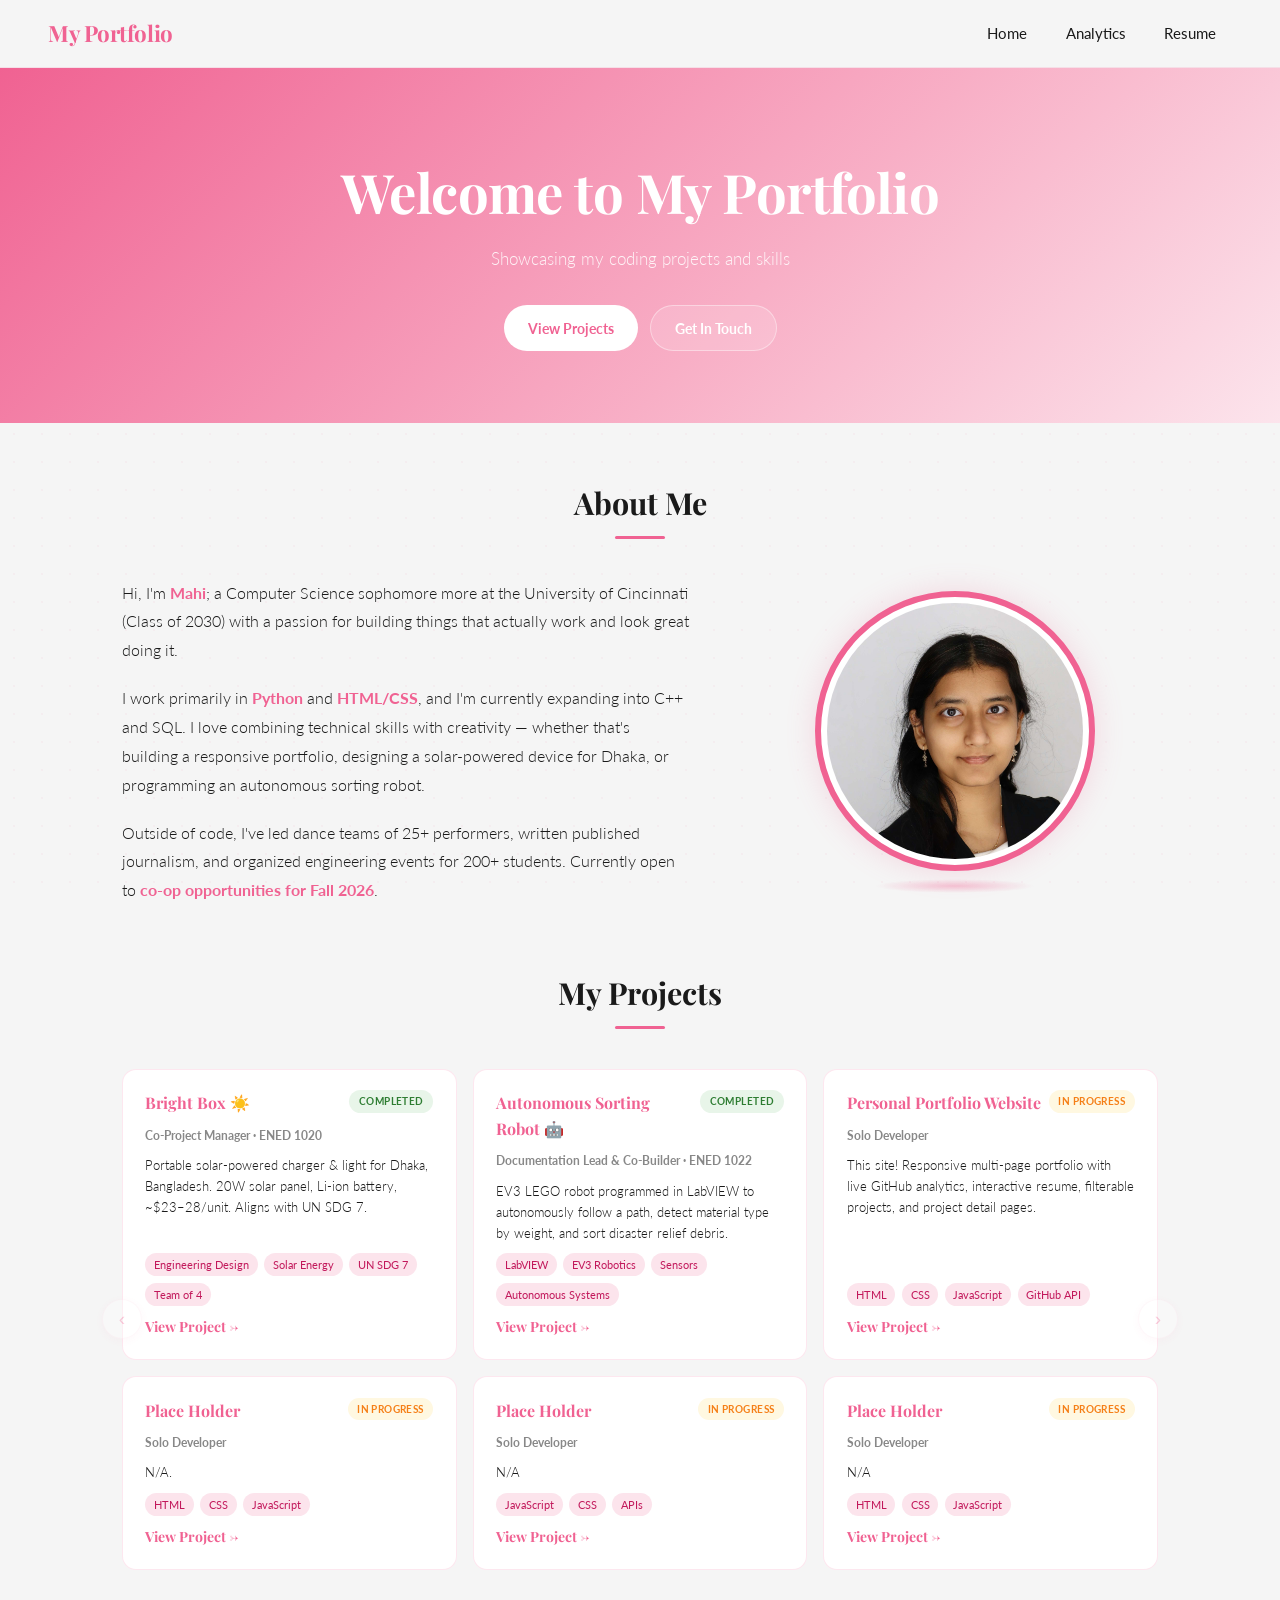
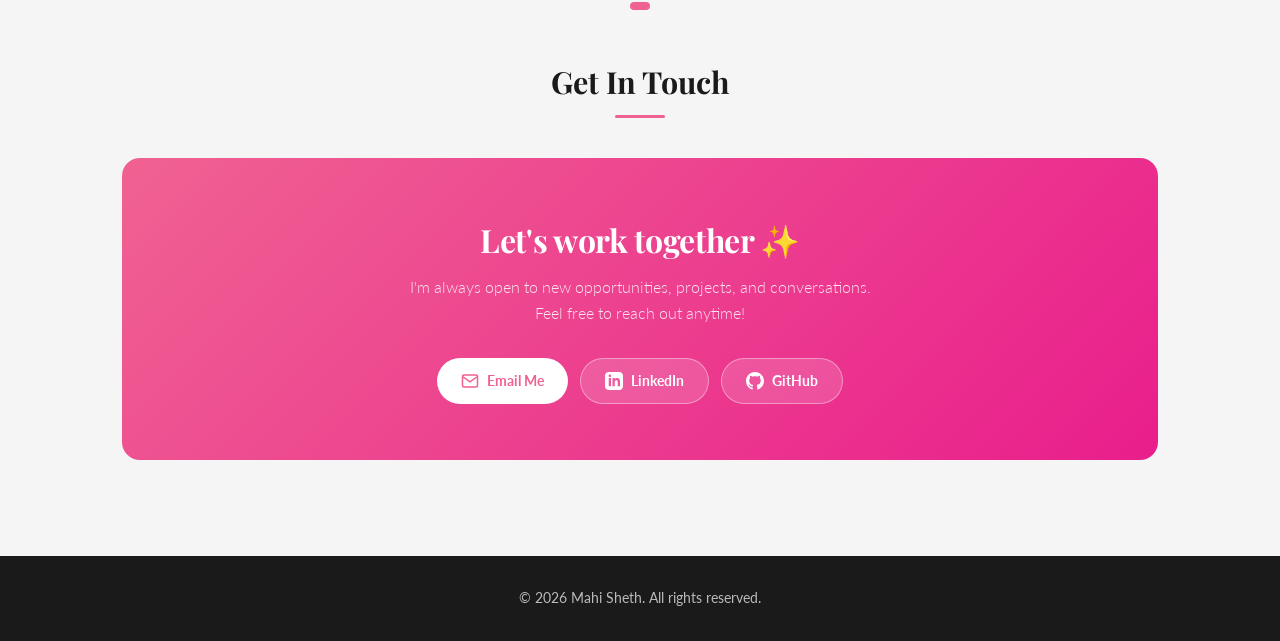
<file: index.html>
<!DOCTYPE html>
<html lang="en">
<head>
  <meta charset="UTF-8"/>
  <meta name="viewport" content="width=device-width, initial-scale=1.0"/>
  <title>Mahi Sheth — Portfolio</title>
  <link rel="preconnect" href="https://fonts.googleapis.com"/>
  <link rel="preconnect" href="https://fonts.gstatic.com" crossorigin/>
  <link href="https://fonts.googleapis.com/css2?family=Playfair+Display:ital,wght@0,400;0,700;1,400&family=Lato:wght@300;400;700&display=swap" rel="stylesheet"/>
  <link rel="stylesheet" href="style.css"/>
</head>
<body>

  <!-- NAV -->
  <nav>
    <a href="#home" class="nav-logo">My Portfolio</a>
    <ul class="nav-links">
      <li><a href="#home" class="active">Home</a></li>
      <li><a href="analytics.html">Analytics</a></li>
      <li><a href="resume.html">Resume</a></li>
    </ul>
  </nav>

  <!-- HERO -->
  <section id="home">
    <div class="hero">
      <h1>Welcome to My Portfolio</h1>
      <p>Showcasing my coding projects and skills</p>
      <div class="hero-btns">
        <a href="#projects" class="btn btn-white">View Projects</a>
        <a href="#contact" class="btn btn-outline">Get In Touch</a>
      </div>
    </div>
  </section>

  <main>

    <!-- ABOUT -->
    <div id="about" style="padding-top: 0.5rem;">
      <div class="section-heading">About Me</div>
      <div class="section-rule"></div>
    </div>
    <div class="about-grid">
      <div class="about-text">
        <p>Hi, I'm <strong>Mahi</strong>; a Computer Science sophomore more at the University of Cincinnati (Class of 2030) with a passion for building things that actually work and look great doing it.</p>
        <p>I work primarily in <strong>Python</strong> and <strong>HTML/CSS</strong>, and I'm currently expanding into C++ and SQL. I love combining technical skills with creativity — whether that's building a responsive portfolio, designing a solar-powered device for Dhaka, or programming an autonomous sorting robot.</p>
        <p>Outside of code, I've led dance teams of 25+ performers, written published journalism, and organized engineering events for 200+ students. Currently open to <strong>co-op opportunities for Fall 2026</strong>.</p>
      </div>
      <div class="about-image-wrap">
        <div class="profile-ring">
          <img src="images/me.jpg" alt="Mahi Sheth"/>
        </div>
      </div>
    </div>

    <!-- PROJECTS -->
    <div id="projects">
      <div class="section-heading">My Projects</div>
      <div class="section-rule"></div>
    </div>

    <style>
      .home-proj-card {
        background: var(--bg2); border: 1px solid var(--border);
        border-radius: 14px; padding: 1.3rem 1.4rem;
        display: flex; flex-direction: column; gap: 0.6rem;
        transition: border-color 0.2s, transform 0.2s, box-shadow 0.2s;
        cursor: pointer;
      }
      .home-proj-card:hover {
        border-color: var(--border-hover); transform: translateY(-3px);
        box-shadow: 0 10px 28px rgba(240,98,146,0.1);
      }
      .home-proj-name { font-family: var(--font-head); font-size: 1rem; font-weight: 700; color: var(--pink); }
      .home-proj-status {
        font-family: var(--font-body); font-size: 0.65rem; font-weight: 700;
        padding: 0.18rem 0.6rem; border-radius: 100px;
        text-transform: uppercase; letter-spacing: 0.04em; white-space: nowrap;
      }
      .status-complete { background: #e8f5e9; color: #2e7d32; }
      .status-progress { background: #fff8e1; color: #f57f17; }
      .home-proj-role { font-family: var(--font-body); font-size: 0.78rem; color: var(--muted); font-weight: 700; }
      .home-proj-desc { font-family: var(--font-body); font-size: 0.82rem; color: var(--text); line-height: 1.6; font-weight: 300; flex: 1; }
      .home-proj-tags { display: flex; gap: 0.4rem; flex-wrap: wrap; }
      .home-proj-tag {
        font-family: var(--font-body); font-size: 0.68rem;
        background: var(--pink-light); color: var(--pink-dark);
        padding: 0.18rem 0.55rem; border-radius: 100px;
      }
      .home-proj-link { font-family: var(--font-head); font-size: 0.88rem; font-weight: 700; color: var(--pink); }
      #home-proj-track {
        display: grid; grid-template-columns: repeat(3,1fr);
        gap: 1rem;
      }
      @media (max-width: 768px) { #home-proj-track { grid-template-columns: 1fr; } }
    </style>

    <div style="position:relative; margin-bottom: 4rem;">
      <button id="home-prev" onclick="homeShift(-1)" style="
        position:absolute; left:-20px; top:50%; transform:translateY(-50%);
        width:40px; height:40px; border-radius:50%;
        background:var(--bg2); border:1px solid var(--border);
        color:var(--pink); font-size:1.2rem; cursor:pointer;
        display:flex; align-items:center; justify-content:center;
        box-shadow:0 2px 8px rgba(240,98,146,0.15); z-index:10; transition: opacity 0.2s;
      ">‹</button>

      <div id="home-proj-track"></div>

      <button id="home-next" onclick="homeShift(1)" style="
        position:absolute; right:-20px; top:50%; transform:translateY(-50%);
        width:40px; height:40px; border-radius:50%;
        background:var(--bg2); border:1px solid var(--border);
        color:var(--pink); font-size:1.2rem; cursor:pointer;
        display:flex; align-items:center; justify-content:center;
        box-shadow:0 2px 8px rgba(240,98,146,0.15); z-index:10; transition: opacity 0.2s;
      ">›</button>
    </div>

    <div id="home-proj-dots" style="display:flex;justify-content:center;gap:6px;margin-top:-2rem;margin-bottom:3rem;"></div>

    <script>
      const HOME_PROJECTS = [
        {
          name: 'Bright Box ☀️',
          status: 'Completed', statusClass: 'status-complete',
          role: 'Co-Project Manager · ENED 1020',
          desc: 'Portable solar-powered charger & light for Dhaka, Bangladesh. 20W solar panel, Li-ion battery, ~$23–28/unit. Aligns with UN SDG 7.',
          tags: ['Engineering Design','Solar Energy','UN SDG 7','Team of 4'],
          link: 'project-brightbox.html'
        },
        {
          name: 'Autonomous Sorting Robot 🤖',
          status: 'Completed', statusClass: 'status-complete',
          role: 'Documentation Lead & Co-Builder · ENED 1022',
          desc: 'EV3 LEGO robot programmed in LabVIEW to autonomously follow a path, detect material type by weight, and sort disaster relief debris.',
          tags: ['LabVIEW','EV3 Robotics','Sensors','Autonomous Systems'],
          link: 'project-robot.html'
        },
        {
          name: 'Personal Portfolio Website',
          status: 'In Progress', statusClass: 'status-progress',
          role: 'Solo Developer',
          desc: 'This site! Responsive multi-page portfolio with live GitHub analytics, interactive resume, filterable projects, and project detail pages.',
          tags: ['HTML','CSS','JavaScript','GitHub API'],
          link: 'https://github.com/mahisheth06/personalportfolio/tree/main?tab=readme-ov-file'
        },
        {
          name: 'Place Holder',
          status: 'In Progress', statusClass: 'status-progress',
          role: 'Solo Developer',
          desc: 'N/A.',
          tags: ['HTML','CSS','JavaScript'],
          link: 'https://github.com/mahisheth06'
        },
        {
          name: 'Place Holder',
          status: 'In Progress', statusClass: 'status-progress',
          role: 'Solo Developer',
          desc: 'N/A',
          tags: ['JavaScript','CSS','APIs'],
          link: 'https://github.com/mahisheth06'
        },
        {
          name: 'Place Holder',
          status: 'In Progress', statusClass: 'status-progress',
          role: 'Solo Developer',
          desc: 'N/A',
          tags: ['HTML','CSS','JavaScript'],
          link: 'https://github.com/mahisheth06'
        }
      ];

      const HOME_PER_PAGE = 6;
      let homePage = 0;

      function homeTotalPages() {
        return Math.ceil(HOME_PROJECTS.length / HOME_PER_PAGE);
      }

      function renderHomeProjects() {
        const total = homeTotalPages();
        const start = homePage * HOME_PER_PAGE;
        const visible = HOME_PROJECTS.slice(start, start + HOME_PER_PAGE);

        document.getElementById('home-proj-track').innerHTML = visible.map(p => `
          <div class="home-proj-card" onclick="location.href='${p.link}'">
            <div style="display:flex;align-items:flex-start;justify-content:space-between;gap:0.5rem;">
              <span class="home-proj-name">${p.name}</span>
              <span class="home-proj-status ${p.statusClass}">${p.status}</span>
            </div>
            <div class="home-proj-role">${p.role}</div>
            <div class="home-proj-desc">${p.desc}</div>
            <div class="home-proj-tags">${p.tags.map(t=>`<span class="home-proj-tag">${t}</span>`).join('')}</div>
            <div class="home-proj-link">View Project →</div>
          </div>
        `).join('');

        const dots = document.getElementById('home-proj-dots');
        dots.innerHTML = Array.from({length: total}, (_,i) => `
          <div onclick="homeGoTo(${i})" style="
            width:${i===homePage?'20px':'8px'}; height:8px; border-radius:100px;
            background:${i===homePage?'var(--pink)':'var(--border-hover)'};
            cursor:pointer; transition:all 0.3s;
          "></div>
        `).join('');

        document.getElementById('home-prev').style.opacity = homePage === 0 ? '0.3' : '1';
        document.getElementById('home-next').style.opacity = homePage >= total-1 ? '0.3' : '1';
      }

      function homeShift(dir) {
        homePage = Math.max(0, Math.min(homeTotalPages()-1, homePage+dir));
        renderHomeProjects();
      }

      function homeGoTo(i) { homePage = i; renderHomeProjects(); }

      renderHomeProjects();
    </script>

    <!-- CONTACT -->
    <div id="contact">
      <div class="section-heading">Get In Touch</div>
      <div class="section-rule"></div>
    </div>
    <div class="contact-section">
      <h2>Let's work together ✨</h2>
      <p>I'm always open to new opportunities, projects, and conversations.<br/>Feel free to reach out anytime!</p>
      <div class="contact-btns">
        <a href="mailto:shethmi@mail.uc.edu" class="btn btn-white">
          <svg width="18" height="18" viewBox="0 0 24 24" fill="none" stroke="currentColor" stroke-width="2"><path d="M4 4h16c1.1 0 2 .9 2 2v12c0 1.1-.9 2-2 2H4c-1.1 0-2-.9-2-2V6c0-1.1.9-2 2-2z"/><polyline points="22,6 12,13 2,6"/></svg>
          Email Me
        </a>
        <a href="https://linkedin.com/in/mahisheth06/" target="_blank" class="btn btn-outline">
          <svg width="18" height="18" viewBox="0 0 24 24" fill="currentColor"><path d="M19 0h-14c-2.761 0-5 2.239-5 5v14c0 2.761 2.239 5 5 5h14c2.762 0 5-2.239 5-5v-14c0-2.761-2.238-5-5-5zm-11 19h-3v-11h3v11zm-1.5-12.268c-.966 0-1.75-.79-1.75-1.764s.784-1.764 1.75-1.764 1.75.79 1.75 1.764-.783 1.764-1.75 1.764zm13.5 12.268h-3v-5.604c0-3.368-4-3.113-4 0v5.604h-3v-11h3v1.765c1.396-2.586 7-2.777 7 2.476v6.759z"/></svg>
          LinkedIn
        </a>
        <a href="https://github.com/mahisheth06" target="_blank" class="btn btn-outline">
          <svg width="18" height="18" viewBox="0 0 24 24" fill="currentColor"><path d="M12 0c-6.626 0-12 5.373-12 12 0 5.302 3.438 9.8 8.207 11.387.599.111.793-.261.793-.577v-2.234c-3.338.726-4.033-1.416-4.033-1.416-.546-1.387-1.333-1.756-1.333-1.756-1.089-.745.083-.729.083-.729 1.205.084 1.839 1.237 1.839 1.237 1.07 1.834 2.807 1.304 3.492.997.107-.775.418-1.305.762-1.604-2.665-.305-5.467-1.334-5.467-5.931 0-1.311.469-2.381 1.236-3.221-.124-.303-.535-1.524.117-3.176 0 0 1.008-.322 3.301 1.23.957-.266 1.983-.399 3.003-.404 1.02.005 2.047.138 3.006.404 2.291-1.552 3.297-1.23 3.297-1.23.653 1.653.242 2.874.118 3.176.77.84 1.235 1.911 1.235 3.221 0 4.609-2.807 5.624-5.479 5.921.43.372.823 1.102.823 2.222v3.293c0 .319.192.694.801.576 4.765-1.589 8.199-6.086 8.199-11.386 0-6.627-5.373-12-12-12z"/></svg>
          GitHub
        </a>
      </div>
    </div>

  </main>

  <footer>
    <p>&copy; 2026 Mahi Sheth. All rights reserved.</p>
  </footer>

  <script>
    // Update active nav link on scroll
    const sections = ['home','about','projects','contact'];
    const navLinks = document.querySelectorAll('.nav-links a');
    window.addEventListener('scroll', () => {
      let current = 'home';
      sections.forEach(id => {
        const el = document.getElementById(id);
        if (el && window.scrollY >= el.offsetTop - 100) current = id;
      });
      navLinks.forEach(a => {
        a.classList.remove('active');
        if (a.getAttribute('href') === '#' + current) a.classList.add('active');
      });
    });
  </script>

</body>
</html>
</file>
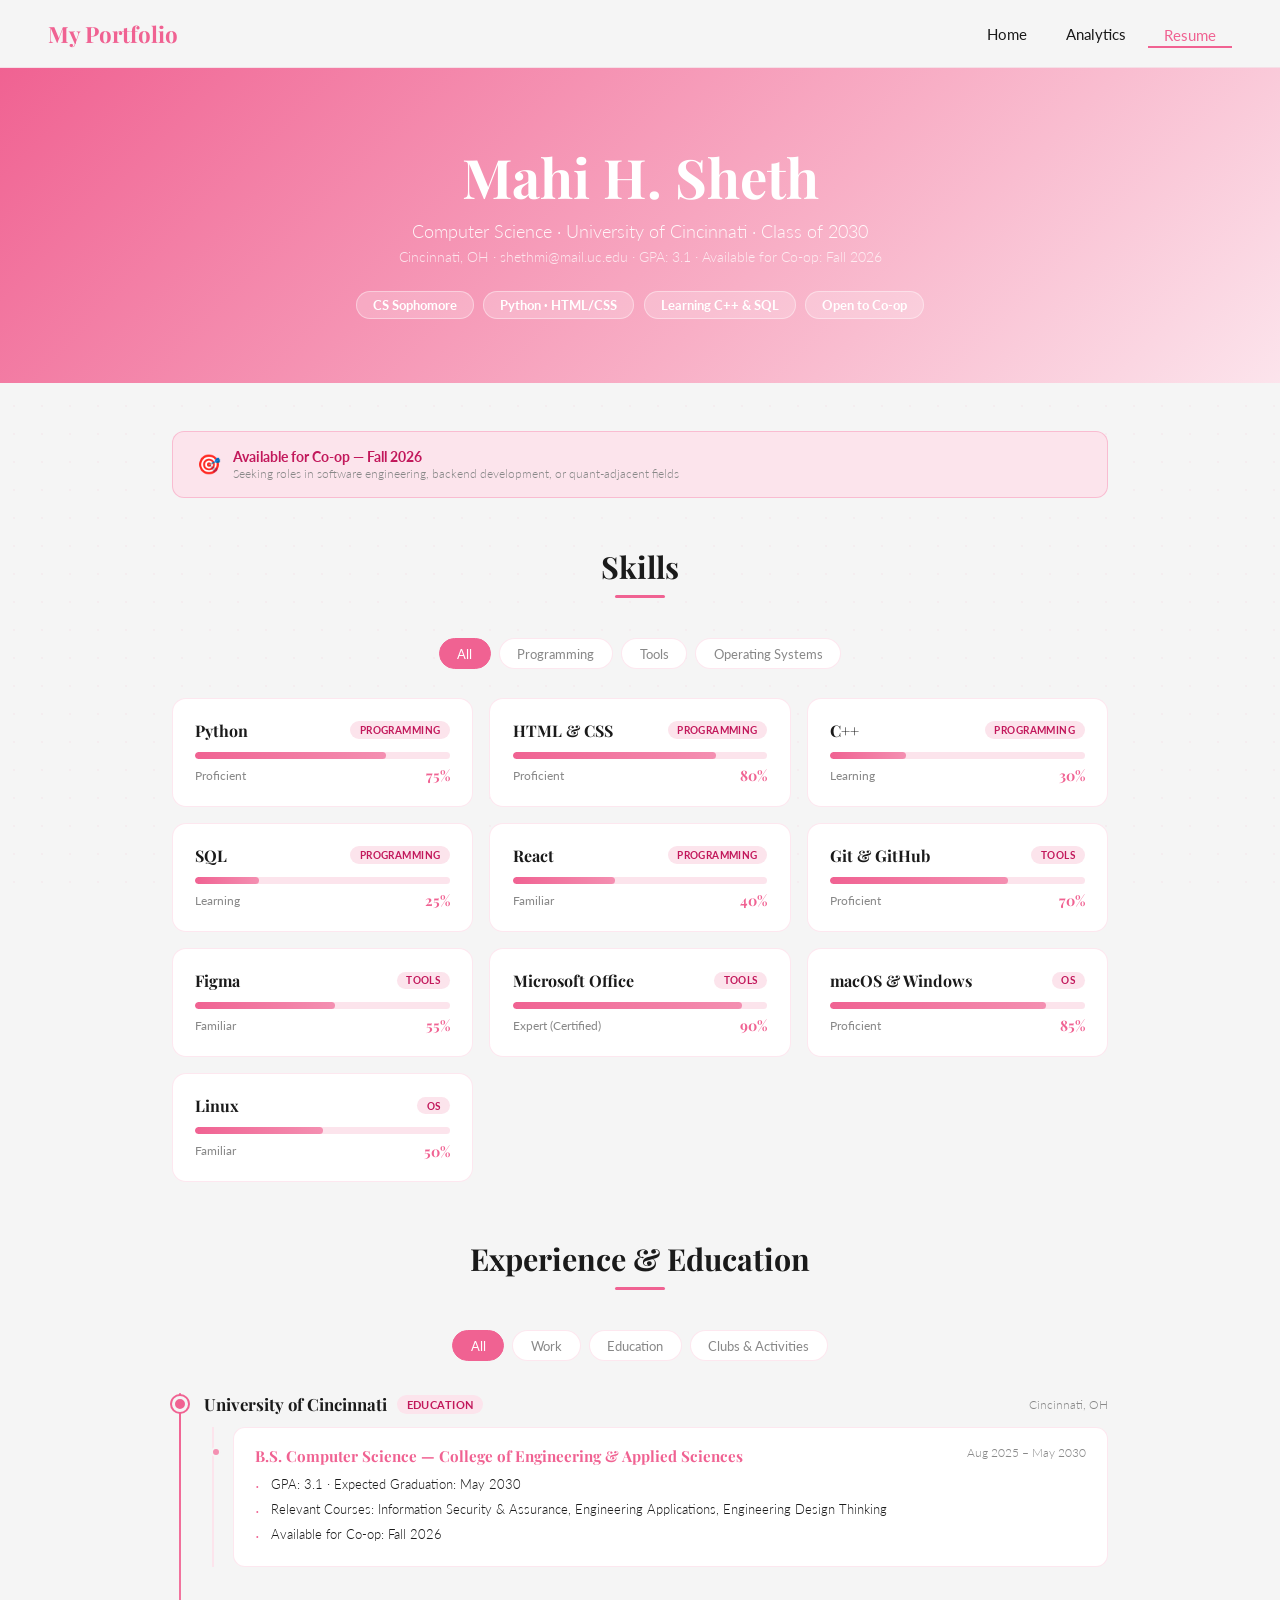
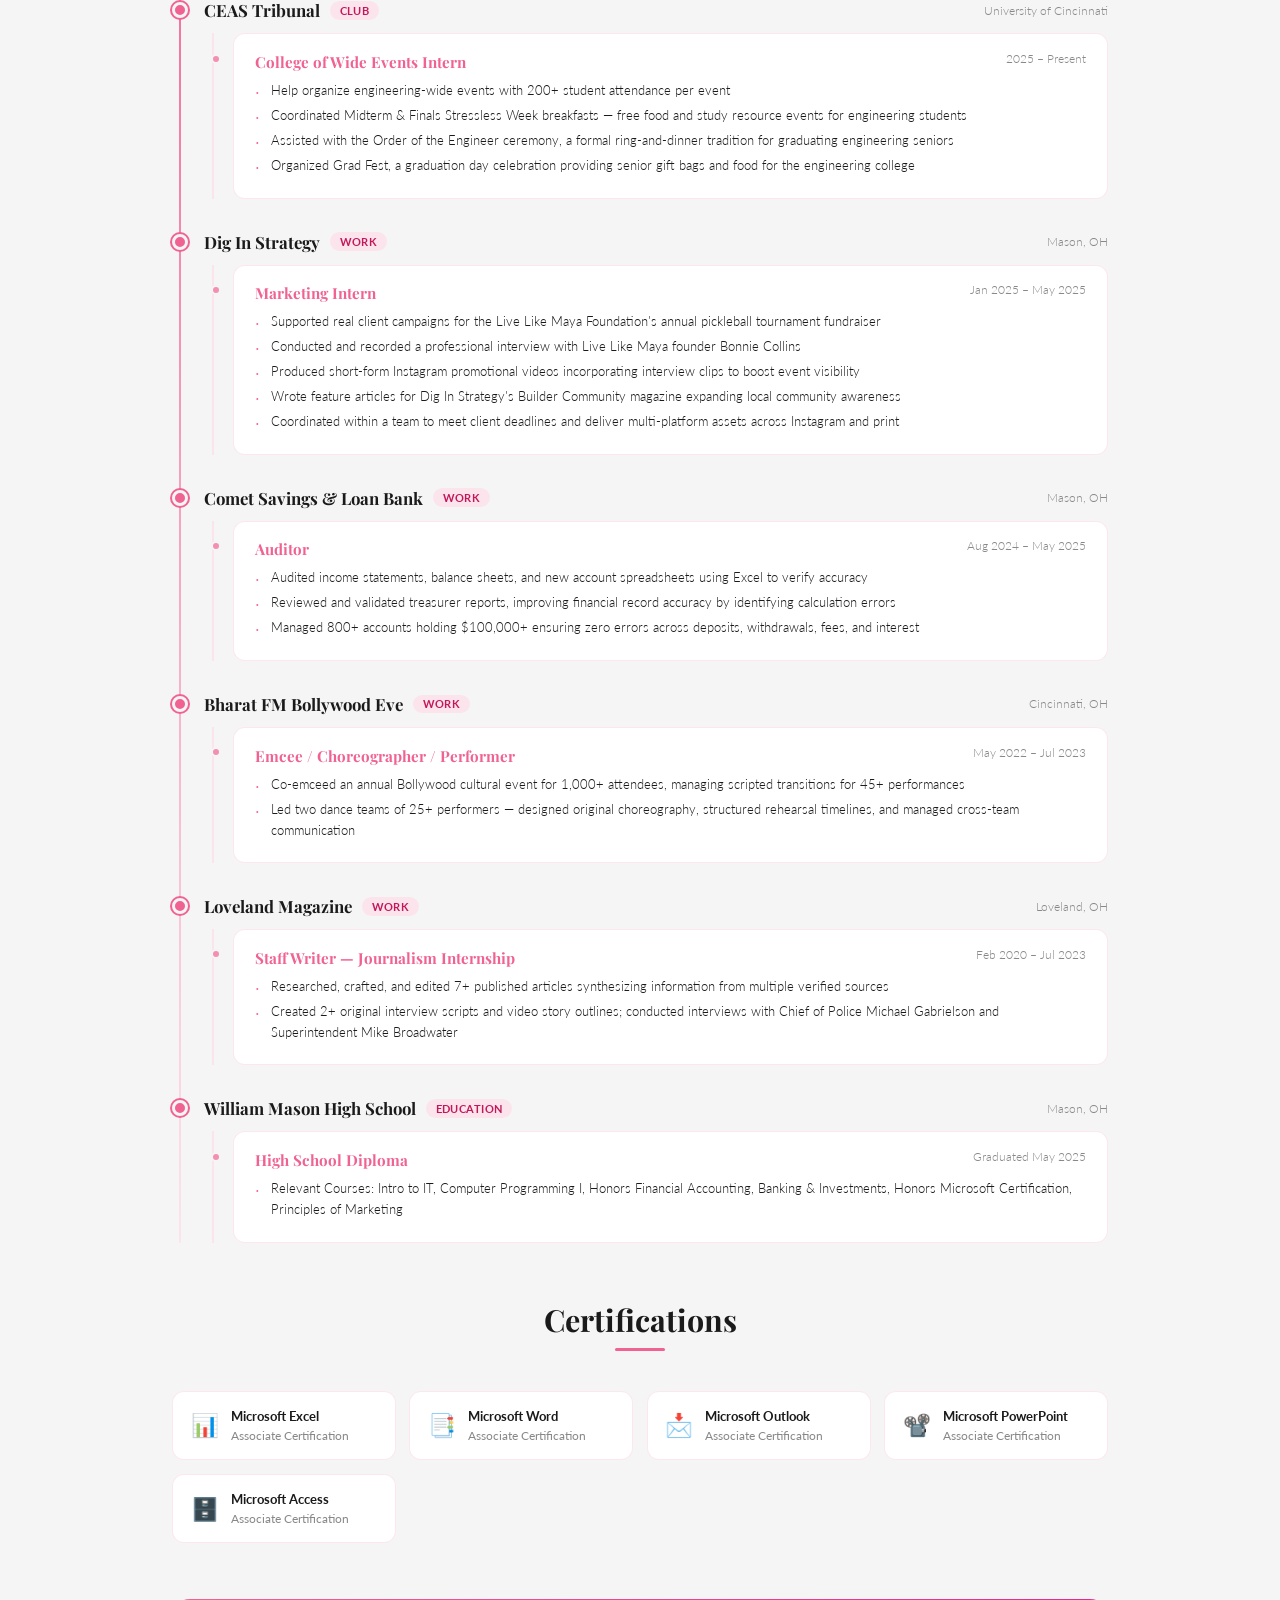
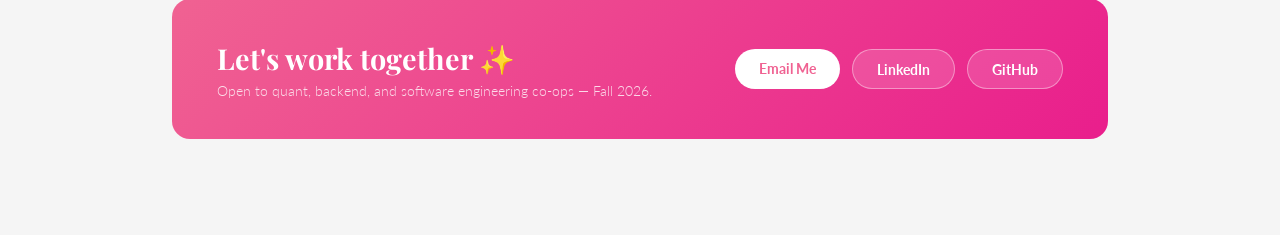
<file: resume.html>
<!DOCTYPE html>
<html lang="en">
<head>
  <meta charset="UTF-8"/>
  <meta name="viewport" content="width=device-width, initial-scale=1.0"/>
  <title>Resume — Mahi Sheth</title>
  <link rel="preconnect" href="https://fonts.googleapis.com"/>
  <link rel="preconnect" href="https://fonts.gstatic.com" crossorigin/>
  <link href="https://fonts.googleapis.com/css2?family=Playfair+Display:ital,wght@0,400;0,700;1,400&family=Lato:wght@300;400;700&display=swap" rel="stylesheet"/>
  <style>
    *, *::before, *::after { box-sizing: border-box; margin: 0; padding: 0; }

    :root {
      --pink: #f06292;
      --pink-light: #fce4ec;
      --pink-mid: #f48fb1;
      --pink-dark: #c2185b;
      --bg: #f5f5f5;
      --bg2: #ffffff;
      --text: #1a1a1a;
      --muted: #888;
      --border: rgba(240,98,146,0.15);
      --border-hover: rgba(240,98,146,0.4);
      --font-head: 'Playfair Display', serif;
      --font-body: 'Lato', sans-serif;
    }

    body {
      background: var(--bg); color: var(--text);
      font-family: var(--font-body); min-height: 100vh; overflow-x: hidden;
    }

    body::before {
      content: ''; position: fixed; inset: 0;
      background-image: radial-gradient(circle, rgba(240,98,146,0.05) 1px, transparent 1px);
      background-size: 28px 28px; pointer-events: none; z-index: 0;
    }

    /* NAV */
    nav {
      position: sticky; top: 0; z-index: 100;
      display: flex; align-items: center; justify-content: space-between;
      padding: 0 3rem; height: 68px;
      background: rgba(245,245,245,0.95); backdrop-filter: blur(10px);
      border-bottom: 1px solid var(--border);
    }
    .nav-logo { font-family: var(--font-head); font-size: 1.4rem; font-weight: 700; color: var(--pink); text-decoration: none; }
    .nav-links { display: flex; gap: 0.4rem; align-items: center; }
    .nav-links a {
      font-family: var(--font-body); padding: 0.4rem 1rem; border-radius: 6px;
      font-size: 0.95rem; font-weight: 400; color: var(--text); text-decoration: none; transition: color 0.2s;
    }
    .nav-links a:hover { color: var(--pink); }
    .nav-links a.active { color: var(--pink); border-bottom: 2px solid var(--pink); border-radius: 0; padding-bottom: 0.15rem; }

    /* HERO */
    .hero {
      background: linear-gradient(135deg, #f06292 0%, #f8afc6 60%, #fce4ec 100%);
      padding: 4.5rem 2rem 4rem; text-align: center; position: relative; z-index: 1;
    }
    .hero h1 { font-family: var(--font-head); font-size: clamp(2.2rem,5vw,3.4rem); font-weight: 700; color: #fff; margin-bottom: 0.5rem; }
    .hero .subtitle { font-family: var(--font-body); font-size: 1.1rem; color: rgba(255,255,255,0.9); font-weight: 300; margin-bottom: 0.4rem; }
    .hero .meta { font-family: var(--font-body); font-size: 0.88rem; color: rgba(255,255,255,0.75); font-weight: 300; margin-bottom: 1.6rem; }
    .hero-badges { display: flex; gap: 0.6rem; justify-content: center; flex-wrap: wrap; }
    .hero-badge {
      background: rgba(255,255,255,0.22); border: 1px solid rgba(255,255,255,0.4);
      border-radius: 100px; padding: 0.3rem 1rem;
      font-family: var(--font-body); font-size: 0.8rem; font-weight: 700; color: #fff;
    }

    /* MAIN */
    main { position: relative; z-index: 1; max-width: 1000px; margin: 0 auto; padding: 3rem 2rem 6rem; }

    @keyframes fadeUp { from { opacity:0; transform:translateY(16px); } to { opacity:1; transform:translateY(0); } }

    .section-heading { font-family: var(--font-head); font-size: 1.9rem; font-weight: 700; text-align: center; margin-bottom: 0.5rem; color: var(--text); }
    .section-rule { width: 50px; height: 3px; background: var(--pink); border-radius: 2px; margin: 0 auto 2.5rem; }

    /* SKILLS */
    .skills-section { animation: fadeUp 0.5s ease 0.05s both; margin-bottom: 3.5rem; }

    .skills-filter { display: flex; gap: 0.5rem; flex-wrap: wrap; justify-content: center; margin-bottom: 1.8rem; }
    .skill-filter-btn {
      padding: 0.4rem 1.1rem; border-radius: 30px;
      border: 1px solid var(--border); background: var(--bg2);
      font-family: var(--font-body); font-size: 0.82rem; color: var(--muted); cursor: pointer; transition: all 0.18s;
    }
    .skill-filter-btn:hover { border-color: var(--pink); color: var(--pink); }
    .skill-filter-btn.active { background: var(--pink); color: #fff; border-color: var(--pink); }

    .skills-grid { display: grid; grid-template-columns: repeat(auto-fill, minmax(270px,1fr)); gap: 1rem; }

    .skill-card {
      background: var(--bg2); border: 1px solid var(--border); border-radius: 14px; padding: 1.3rem 1.4rem;
      transition: border-color 0.2s, transform 0.2s, box-shadow 0.2s;
    }
    .skill-card:hover { border-color: var(--border-hover); transform: translateY(-2px); box-shadow: 0 8px 24px rgba(240,98,146,0.1); }
    .skill-card.hidden { display: none; }

    .skill-top { display: flex; align-items: center; justify-content: space-between; margin-bottom: 0.7rem; }
    .skill-name { font-family: var(--font-head); font-size: 1rem; font-weight: 700; color: var(--text); }
    .skill-tag {
      font-family: var(--font-body); font-size: 0.65rem; font-weight: 700;
      background: var(--pink-light); color: var(--pink-dark);
      padding: 0.18rem 0.6rem; border-radius: 100px; text-transform: uppercase; letter-spacing: 0.04em;
    }
    .skill-bar-bg { width: 100%; height: 7px; background: var(--pink-light); border-radius: 100px; overflow: hidden; margin-bottom: 0.4rem; }
    .skill-bar-fill {
      height: 100%; border-radius: 100px;
      background: linear-gradient(90deg, var(--pink), var(--pink-mid));
      transition: width 1.2s cubic-bezier(0.4,0,0.2,1); width: 0%;
    }
    .skill-bottom { display: flex; justify-content: space-between; align-items: center; }
    .skill-level { font-family: var(--font-body); font-size: 0.72rem; color: var(--muted); }
    .skill-pct { font-family: var(--font-head); font-size: 0.9rem; font-weight: 700; color: var(--pink); }

    /* TIMELINE */
    .timeline-section { animation: fadeUp 0.5s ease 0.1s both; margin-bottom: 3.5rem; }

    .timeline-filter { display: flex; gap: 0.5rem; flex-wrap: wrap; justify-content: center; margin-bottom: 2rem; }

    .timeline { position: relative; padding-left: 2rem; }
    .timeline::before {
      content: ''; position: absolute; left: 7px; top: 0; bottom: 0;
      width: 2px; background: linear-gradient(to bottom, var(--pink), var(--pink-light));
      border-radius: 2px;
    }

    .timeline-group { margin-bottom: 2rem; }
    .timeline-group.hidden { display: none; }

    .timeline-org {
      display: flex; align-items: center; gap: 10px;
      margin-bottom: 0.75rem; position: relative;
    }
    .timeline-org::before {
      content: ''; position: absolute; left: -2rem;
      width: 16px; height: 16px; border-radius: 50%;
      background: var(--pink); border: 3px solid var(--bg);
      box-shadow: 0 0 0 2px var(--pink);
      flex-shrink: 0;
    }
    .org-name { font-family: var(--font-head); font-size: 1.05rem; font-weight: 700; color: var(--text); }
    .org-type {
      font-family: var(--font-body); font-size: 0.68rem; font-weight: 700;
      background: var(--pink-light); color: var(--pink-dark);
      padding: 0.18rem 0.6rem; border-radius: 100px; text-transform: uppercase; letter-spacing: 0.04em;
    }
    .org-location { font-family: var(--font-body); font-size: 0.78rem; color: var(--muted); font-weight: 300; margin-left: auto; }

    .timeline-roles { margin-left: 0.5rem; border-left: 2px solid var(--pink-light); padding-left: 1.2rem; }

    .timeline-role {
      background: var(--bg2); border: 1px solid var(--border); border-radius: 12px;
      padding: 1.1rem 1.3rem; margin-bottom: 0.75rem;
      transition: border-color 0.2s, transform 0.2s;
      position: relative;
    }
    .timeline-role::before {
      content: ''; position: absolute; left: -1.45rem; top: 1.2rem;
      width: 10px; height: 10px; border-radius: 50%;
      background: var(--pink-mid); border: 2px solid var(--bg);
    }
    .timeline-role:hover { border-color: var(--border-hover); transform: translateX(3px); }

    .role-header { display: flex; align-items: flex-start; justify-content: space-between; gap: 1rem; margin-bottom: 0.5rem; flex-wrap: wrap; }
    .role-title { font-family: var(--font-head); font-size: 0.95rem; font-weight: 700; color: var(--pink); }
    .role-date { font-family: var(--font-body); font-size: 0.72rem; color: var(--muted); font-weight: 300; white-space: nowrap; }
    .role-bullets { list-style: none; padding: 0; }
    .role-bullets li {
      font-family: var(--font-body); font-size: 0.82rem; color: var(--text);
      line-height: 1.6; font-weight: 300; padding-left: 1rem; position: relative; margin-bottom: 0.25rem;
    }
    .role-bullets li::before { content: '·'; position: absolute; left: 0; color: var(--pink); font-size: 1.2rem; line-height: 1.3; }

    /* PROJECTS */
    .projects-section { animation: fadeUp 0.5s ease 0.15s both; margin-bottom: 3.5rem; }
    .projects-grid { display: grid; grid-template-columns: repeat(auto-fill, minmax(280px,1fr)); gap: 1rem; }

    .project-card {
      background: var(--bg2); border: 1px solid var(--border); border-radius: 14px; padding: 1.4rem;
      transition: border-color 0.2s, transform 0.2s, box-shadow 0.2s;
      display: flex; flex-direction: column; gap: 0.6rem;
    }
    .project-card:hover { border-color: var(--border-hover); transform: translateY(-3px); box-shadow: 0 10px 28px rgba(240,98,146,0.1); }
    .project-header { display: flex; align-items: flex-start; justify-content: space-between; gap: 0.5rem; }
    .project-name { font-family: var(--font-head); font-size: 1.05rem; font-weight: 700; color: var(--pink); }
    .project-status {
      font-family: var(--font-body); font-size: 0.65rem; font-weight: 700;
      padding: 0.18rem 0.6rem; border-radius: 100px; text-transform: uppercase; letter-spacing: 0.04em; white-space: nowrap;
    }
    .status-complete { background: #e8f5e9; color: #2e7d32; }
    .status-progress { background: #fff8e1; color: #f57f17; }
    .project-role { font-family: var(--font-body); font-size: 0.78rem; color: var(--muted); font-weight: 700; }
    .project-desc { font-family: var(--font-body); font-size: 0.82rem; color: var(--text); line-height: 1.6; font-weight: 300; flex: 1; }
    .project-tags { display: flex; gap: 0.4rem; flex-wrap: wrap; }
    .project-tag {
      font-family: var(--font-body); font-size: 0.68rem;
      background: var(--pink-light); color: var(--pink-dark);
      padding: 0.18rem 0.55rem; border-radius: 100px;
    }

    /* CERTIFICATIONS */
    .certs-section { animation: fadeUp 0.5s ease 0.2s both; margin-bottom: 3.5rem; }
    .certs-grid { display: grid; grid-template-columns: repeat(auto-fill, minmax(200px,1fr)); gap: 0.85rem; }
    .cert-card {
      background: var(--bg2); border: 1px solid var(--border); border-radius: 12px;
      padding: 1rem 1.1rem; display: flex; align-items: center; gap: 0.75rem;
      transition: border-color 0.2s, transform 0.2s;
    }
    .cert-card:hover { border-color: var(--border-hover); transform: translateY(-2px); }
    .cert-icon { font-size: 1.4rem; flex-shrink: 0; }
    .cert-name { font-family: var(--font-body); font-size: 0.8rem; font-weight: 700; color: var(--text); line-height: 1.3; }

    /* CTA */
    .cta-strip {
      background: linear-gradient(135deg, #f06292 0%, #e91e8c 100%);
      border-radius: 18px; padding: 2.5rem 2.8rem;
      display: flex; align-items: center; justify-content: space-between;
      flex-wrap: wrap; gap: 1.5rem; animation: fadeUp 0.5s ease 0.25s both;
    }
    .cta-strip h2 { font-family: var(--font-head); font-size: 1.8rem; font-weight: 700; color: #fff; }
    .cta-strip p { font-family: var(--font-body); font-size: 0.9rem; color: rgba(255,255,255,0.8); margin-top: 0.3rem; font-weight: 300; }
    .cta-buttons { display: flex; gap: 0.75rem; flex-wrap: wrap; }
    .cta-btn {
      padding: 0.65rem 1.5rem; border-radius: 30px;
      font-family: var(--font-body); font-size: 0.88rem; font-weight: 700;
      text-decoration: none; cursor: pointer; border: none; transition: transform 0.15s, opacity 0.15s;
    }
    .cta-btn:hover { transform: translateY(-2px); opacity: 0.9; }
    .cta-btn.white { background: #fff; color: var(--pink); }
    .cta-btn.outline { background: rgba(255,255,255,0.15); color: #fff; border: 1.5px solid rgba(255,255,255,0.4); }

    /* CO-OP BANNER */
    .coop-banner {
      background: var(--pink-light); border: 1px solid rgba(240,98,146,0.3);
      border-radius: 12px; padding: 1rem 1.5rem; margin-bottom: 3rem;
      display: flex; align-items: center; gap: 0.75rem;
      animation: fadeUp 0.5s ease both;
    }
    .coop-banner span { font-size: 1.2rem; }
    .coop-banner p { font-family: var(--font-body); font-size: 0.88rem; color: var(--pink-dark); font-weight: 700; }
    .coop-banner small { font-weight: 300; color: var(--muted); display: block; font-size: 0.78rem; margin-top: 0.1rem; }
  </style>
</head>
<body>

<nav>
  <a class="nav-logo" href="index.html">My Portfolio</a>
  <div class="nav-links">
    <a href="index.html#home">Home</a>
    <a href="analytics.html">Analytics</a>
    <a href="resume.html" class="active">Resume</a>
  </div>
</nav>

<div class="hero">
  <h1>Mahi H. Sheth</h1>
  <p class="subtitle">Computer Science · University of Cincinnati · Class of 2030</p>
  <p class="meta">Cincinnati, OH · shethmi@mail.uc.edu · GPA: 3.1 · Available for Co-op: Fall 2026</p>
  <div class="hero-badges">
    <span class="hero-badge">CS Sophomore </span>
    <span class="hero-badge">Python · HTML/CSS</span>
    <span class="hero-badge">Learning C++ & SQL</span>
    <span class="hero-badge">Open to Co-op</span>
  </div>
</div>

<main>

  <div class="coop-banner">
    <span>🎯</span>
    <div>
      <p>Available for Co-op — Fall 2026</p>
      <small>Seeking roles in software engineering, backend development, or quant-adjacent fields</small>
    </div>
  </div>

  <!-- SKILLS -->
  <div class="skills-section">
    <div class="section-heading">Skills</div>
    <div class="section-rule"></div>
    <div class="skills-filter">
      <button class="skill-filter-btn active" data-filter="all">All</button>
      <button class="skill-filter-btn" data-filter="programming">Programming</button>
      <button class="skill-filter-btn" data-filter="tools">Tools</button>
      <button class="skill-filter-btn" data-filter="os">Operating Systems</button>
    </div>
    <div class="skills-grid" id="skills-grid">

      <div class="skill-card" data-category="programming">
        <div class="skill-top"><span class="skill-name">Python</span><span class="skill-tag">Programming</span></div>
        <div class="skill-bar-bg"><div class="skill-bar-fill" data-width="75"></div></div>
        <div class="skill-bottom"><span class="skill-level">Proficient</span><span class="skill-pct">75%</span></div>
      </div>

      <div class="skill-card" data-category="programming">
        <div class="skill-top"><span class="skill-name">HTML & CSS</span><span class="skill-tag">Programming</span></div>
        <div class="skill-bar-bg"><div class="skill-bar-fill" data-width="80"></div></div>
        <div class="skill-bottom"><span class="skill-level">Proficient</span><span class="skill-pct">80%</span></div>
      </div>

      <div class="skill-card" data-category="programming">
        <div class="skill-top"><span class="skill-name">C++</span><span class="skill-tag">Programming</span></div>
        <div class="skill-bar-bg"><div class="skill-bar-fill" data-width="30"></div></div>
        <div class="skill-bottom"><span class="skill-level">Learning</span><span class="skill-pct">30%</span></div>
      </div>

      <div class="skill-card" data-category="programming">
        <div class="skill-top"><span class="skill-name">SQL</span><span class="skill-tag">Programming</span></div>
        <div class="skill-bar-bg"><div class="skill-bar-fill" data-width="25"></div></div>
        <div class="skill-bottom"><span class="skill-level">Learning</span><span class="skill-pct">25%</span></div>
      </div>

      <div class="skill-card" data-category="programming">
        <div class="skill-top"><span class="skill-name">React</span><span class="skill-tag">Programming</span></div>
        <div class="skill-bar-bg"><div class="skill-bar-fill" data-width="40"></div></div>
        <div class="skill-bottom"><span class="skill-level">Familiar</span><span class="skill-pct">40%</span></div>
      </div>

      <div class="skill-card" data-category="tools">
        <div class="skill-top"><span class="skill-name">Git & GitHub</span><span class="skill-tag">Tools</span></div>
        <div class="skill-bar-bg"><div class="skill-bar-fill" data-width="70"></div></div>
        <div class="skill-bottom"><span class="skill-level">Proficient</span><span class="skill-pct">70%</span></div>
      </div>

      <div class="skill-card" data-category="tools">
        <div class="skill-top"><span class="skill-name">Figma</span><span class="skill-tag">Tools</span></div>
        <div class="skill-bar-bg"><div class="skill-bar-fill" data-width="55"></div></div>
        <div class="skill-bottom"><span class="skill-level">Familiar</span><span class="skill-pct">55%</span></div>
      </div>

      <div class="skill-card" data-category="tools">
        <div class="skill-top"><span class="skill-name">Microsoft Office</span><span class="skill-tag">Tools</span></div>
        <div class="skill-bar-bg"><div class="skill-bar-fill" data-width="90"></div></div>
        <div class="skill-bottom"><span class="skill-level">Expert (Certified)</span><span class="skill-pct">90%</span></div>
      </div>

      <div class="skill-card" data-category="os">
        <div class="skill-top"><span class="skill-name">macOS & Windows</span><span class="skill-tag">OS</span></div>
        <div class="skill-bar-bg"><div class="skill-bar-fill" data-width="85"></div></div>
        <div class="skill-bottom"><span class="skill-level">Proficient</span><span class="skill-pct">85%</span></div>
      </div>

      <div class="skill-card" data-category="os">
        <div class="skill-top"><span class="skill-name">Linux</span><span class="skill-tag">OS</span></div>
        <div class="skill-bar-bg"><div class="skill-bar-fill" data-width="50"></div></div>
        <div class="skill-bottom"><span class="skill-level">Familiar</span><span class="skill-pct">50%</span></div>
      </div>

    </div>
  </div>

  <!-- EXPERIENCE & EDUCATION TIMELINE -->
  <div class="timeline-section">
    <div class="section-heading">Experience & Education</div>
    <div class="section-rule"></div>
    <div class="skills-filter timeline-filter">
      <button class="skill-filter-btn active" data-tfilter="all">All</button>
      <button class="skill-filter-btn" data-tfilter="work">Work</button>
      <button class="skill-filter-btn" data-tfilter="education">Education</button>
      <button class="skill-filter-btn" data-tfilter="club">Clubs & Activities</button>
    </div>
    <div class="timeline">

      <!-- University of Cincinnati -->
      <div class="timeline-group" data-tcat="education">
        <div class="timeline-org">
          <span class="org-name">University of Cincinnati</span>
          <span class="org-type">Education</span>
          <span class="org-location">Cincinnati, OH</span>
        </div>
        <div class="timeline-roles">
          <div class="timeline-role">
            <div class="role-header">
              <span class="role-title">B.S. Computer Science — College of Engineering & Applied Sciences</span>
              <span class="role-date">Aug 2025 – May 2030</span>
            </div>
            <ul class="role-bullets">
              <li>GPA: 3.1 · Expected Graduation: May 2030</li>
              <li>Relevant Courses: Information Security & Assurance, Engineering Applications, Engineering Design Thinking</li>
              <li>Available for Co-op: Fall 2026</li>
            </ul>
          </div>
        </div>
      </div>

      <!-- CEAS Tribunal -->
      <div class="timeline-group" data-tcat="club">
        <div class="timeline-org">
          <span class="org-name">CEAS Tribunal</span>
          <span class="org-type">Club</span>
          <span class="org-location">University of Cincinnati</span>
        </div>
        <div class="timeline-roles">
          <div class="timeline-role">
            <div class="role-header">
              <span class="role-title">College of Wide Events Intern</span>
              <span class="role-date">2025 – Present</span>
            </div>
            <ul class="role-bullets">
              <li>Help organize engineering-wide events with 200+ student attendance per event</li>
              <li>Coordinated Midterm & Finals Stressless Week breakfasts — free food and study resource events for engineering students</li>
              <li>Assisted with the Order of the Engineer ceremony, a formal ring-and-dinner tradition for graduating engineering seniors</li>
              <li>Organized Grad Fest, a graduation day celebration providing senior gift bags and food for the engineering college</li>
            </ul>
          </div>
        </div>
      </div>

      <!-- Dig In Strategy -->
      <div class="timeline-group" data-tcat="work">
        <div class="timeline-org">
          <span class="org-name">Dig In Strategy</span>
          <span class="org-type">Work</span>
          <span class="org-location">Mason, OH</span>
        </div>
        <div class="timeline-roles">
          <div class="timeline-role">
            <div class="role-header">
              <span class="role-title">Marketing Intern</span>
              <span class="role-date">Jan 2025 – May 2025</span>
            </div>
            <ul class="role-bullets">
              <li>Supported real client campaigns for the Live Like Maya Foundation's annual pickleball tournament fundraiser</li>
              <li>Conducted and recorded a professional interview with Live Like Maya founder Bonnie Collins</li>
              <li>Produced short-form Instagram promotional videos incorporating interview clips to boost event visibility</li>
              <li>Wrote feature articles for Dig In Strategy's Builder Community magazine expanding local community awareness</li>
              <li>Coordinated within a team to meet client deadlines and deliver multi-platform assets across Instagram and print</li>
            </ul>
          </div>
        </div>
      </div>

      <!-- Comet Savings & Loan -->
      <div class="timeline-group" data-tcat="work">
        <div class="timeline-org">
          <span class="org-name">Comet Savings & Loan Bank</span>
          <span class="org-type">Work</span>
          <span class="org-location">Mason, OH</span>
        </div>
        <div class="timeline-roles">
          <div class="timeline-role">
            <div class="role-header">
              <span class="role-title">Auditor</span>
              <span class="role-date">Aug 2024 – May 2025</span>
            </div>
            <ul class="role-bullets">
              <li>Audited income statements, balance sheets, and new account spreadsheets using Excel to verify accuracy</li>
              <li>Reviewed and validated treasurer reports, improving financial record accuracy by identifying calculation errors</li>
              <li>Managed 800+ accounts holding $100,000+ ensuring zero errors across deposits, withdrawals, fees, and interest</li>
            </ul>
          </div>
        </div>
      </div>

      <!-- Bharat FM -->
      <div class="timeline-group" data-tcat="work">
        <div class="timeline-org">
          <span class="org-name">Bharat FM Bollywood Eve</span>
          <span class="org-type">Work</span>
          <span class="org-location">Cincinnati, OH</span>
        </div>
        <div class="timeline-roles">
          <div class="timeline-role">
            <div class="role-header">
              <span class="role-title">Emcee / Choreographer / Performer</span>
              <span class="role-date">May 2022 – Jul 2023</span>
            </div>
            <ul class="role-bullets">
              <li>Co-emceed an annual Bollywood cultural event for 1,000+ attendees, managing scripted transitions for 45+ performances</li>
              <li>Led two dance teams of 25+ performers — designed original choreography, structured rehearsal timelines, and managed cross-team communication</li>
            </ul>
          </div>
        </div>
      </div>

      <!-- Loveland Magazine -->
      <div class="timeline-group" data-tcat="work">
        <div class="timeline-org">
          <span class="org-name">Loveland Magazine</span>
          <span class="org-type">Work</span>
          <span class="org-location">Loveland, OH</span>
        </div>
        <div class="timeline-roles">
          <div class="timeline-role">
            <div class="role-header">
              <span class="role-title">Staff Writer — Journalism Internship</span>
              <span class="role-date">Feb 2020 – Jul 2023</span>
            </div>
            <ul class="role-bullets">
              <li>Researched, crafted, and edited 7+ published articles synthesizing information from multiple verified sources</li>
              <li>Created 2+ original interview scripts and video story outlines; conducted interviews with Chief of Police Michael Gabrielson and Superintendent Mike Broadwater</li>
            </ul>
          </div>
        </div>
      </div>

      <!-- William Mason High School -->
      <div class="timeline-group" data-tcat="education">
        <div class="timeline-org">
          <span class="org-name">William Mason High School</span>
          <span class="org-type">Education</span>
          <span class="org-location">Mason, OH</span>
        </div>
        <div class="timeline-roles">
          <div class="timeline-role">
            <div class="role-header">
              <span class="role-title">High School Diploma</span>
              <span class="role-date">Graduated May 2025</span>
            </div>
            <ul class="role-bullets">
              <li>Relevant Courses: Intro to IT, Computer Programming I, Honors Financial Accounting, Banking & Investments, Honors Microsoft Certification, Principles of Marketing</li>
            </ul>
          </div>
        </div>
      </div>

    </div>
  </div>

  <!-- CERTIFICATIONS -->
  <div class="certs-section">
    <div class="section-heading">Certifications</div>
    <div class="section-rule"></div>
    <div class="certs-grid">
      <div class="cert-card"><span class="cert-icon">📊</span><div><div class="cert-name">Microsoft Excel</div><small style="font-size:0.72rem;color:var(--muted);">Associate Certification</small></div></div>
      <div class="cert-card"><span class="cert-icon">📑</span><div><div class="cert-name">Microsoft Word</div><small style="font-size:0.72rem;color:var(--muted);">Associate Certification</small></div></div>
      <div class="cert-card"><span class="cert-icon">📩</span><div><div class="cert-name">Microsoft Outlook</div><small style="font-size:0.72rem;color:var(--muted);">Associate Certification</small></div></div>
      <div class="cert-card"><span class="cert-icon">📽️</span><div><div class="cert-name">Microsoft PowerPoint</div><small style="font-size:0.72rem;color:var(--muted);">Associate Certification</small></div></div>
      <div class="cert-card"><span class="cert-icon">🗄️</span><div><div class="cert-name">Microsoft Access</div><small style="font-size:0.72rem;color:var(--muted);">Associate Certification</small></div></div>
    </div>
  </div>

  <!-- CTA -->
  <div class="cta-strip">
    <div>
      <h2>Let's work together ✨</h2>
      <p>Open to quant, backend, and software engineering co-ops — Fall 2026.</p>
    </div>
    <div class="cta-buttons">
      <a class="cta-btn white" href="mailto:shethmi@mail.uc.edu">Email Me</a>
      <a class="cta-btn outline" href="https://linkedin.com/in/mahisheth06/" target="_blank">LinkedIn</a>
      <a class="cta-btn outline" href="https://github.com/mahisheth06" target="_blank">GitHub</a>
    </div>
  </div>

</main>

<script>
  // Skill filter
  document.querySelectorAll('.skill-filter-btn[data-filter]').forEach(btn => {
    btn.addEventListener('click', () => {
      document.querySelectorAll('.skill-filter-btn[data-filter]').forEach(b => b.classList.remove('active'));
      btn.classList.add('active');
      const filter = btn.dataset.filter;
      document.querySelectorAll('.skill-card').forEach(card => {
        card.classList.toggle('hidden', filter !== 'all' && card.dataset.category !== filter);
      });
    });
  });

  // Timeline filter
  document.querySelectorAll('.skill-filter-btn[data-tfilter]').forEach(btn => {
    btn.addEventListener('click', () => {
      document.querySelectorAll('.skill-filter-btn[data-tfilter]').forEach(b => b.classList.remove('active'));
      btn.classList.add('active');
      const filter = btn.dataset.tfilter;
      document.querySelectorAll('.timeline-group').forEach(group => {
        group.classList.toggle('hidden', filter !== 'all' && group.dataset.tcat !== filter);
      });
    });
  });

  // Animate skill bars on load
  const observer = new IntersectionObserver(entries => {
    entries.forEach(entry => {
      if (entry.isIntersecting) {
        entry.target.querySelectorAll('.skill-bar-fill').forEach(bar => {
          bar.style.width = bar.dataset.width + '%';
        });
        observer.unobserve(entry.target);
      }
    });
  }, { threshold: 0.2 });

  document.querySelectorAll('.skills-grid').forEach(el => observer.observe(el));
</script>
</body>
</html>
</file>
<file: style.css>
/* ============================================
   MAHI SHETH PORTFOLIO — style.css
   Shared across index.html, analytics.html,
   resume.html, project-brightbox.html,
   project-robot.html
   ============================================ */

/* RESET */
*, *::before, *::after {
  box-sizing: border-box;
  margin: 0;
  padding: 0;
}

/* VARIABLES */
:root {
  --pink: #f06292;
  --pink-light: #fce4ec;
  --pink-mid: #f48fb1;
  --pink-dark: #c2185b;
  --bg: #f5f5f5;
  --bg2: #ffffff;
  --text: #1a1a1a;
  --muted: #888888;
  --border: rgba(240, 98, 146, 0.15);
  --border-hover: rgba(240, 98, 146, 0.4);
  --shadow: 0 8px 24px rgba(240, 98, 146, 0.1);
  --shadow-lg: 0 12px 36px rgba(240, 98, 146, 0.15);
  --font-head: 'Playfair Display', serif;
  --font-body: 'Lato', sans-serif;
  --radius: 14px;
  --radius-lg: 18px;
}

/* BASE */
body {
  background: var(--bg);
  color: var(--text);
  font-family: var(--font-body);
  min-height: 100vh;
  overflow-x: hidden;
  line-height: 1.6;
}

/* Subtle dot grid background on all pages */
body::before {
  content: '';
  position: fixed;
  inset: 0;
  background-image: radial-gradient(circle, rgba(240, 98, 146, 0.05) 1px, transparent 1px);
  background-size: 28px 28px;
  pointer-events: none;
  z-index: 0;
}

/* Everything sits above the dot grid */
nav, main, section, footer, .hero {
  position: relative;
  z-index: 1;
}

/* TYPOGRAPHY */
h1, h2, h3 {
  font-family: var(--font-head);
  font-weight: 700;
  letter-spacing: -0.01em;
}

/* ============================================
   NAVIGATION — identical on all pages
   ============================================ */
nav {
  position: sticky;
  top: 0;
  z-index: 100;
  display: flex;
  align-items: center;
  justify-content: space-between;
  padding: 0 3rem;
  height: 68px;
  background: rgba(245, 245, 245, 0.95);
  backdrop-filter: blur(10px);
  border-bottom: 1px solid var(--border);
}

.nav-logo {
  font-family: var(--font-head);
  font-size: 1.4rem;
  font-weight: 700;
  letter-spacing: -0.02em;
  color: var(--pink);
  text-decoration: none;
  transition: transform 0.2s ease;
}

.nav-logo:hover {
  transform: scale(1.02);
}

.nav-links {
  display: flex;
  gap: 0.4rem;
  align-items: center;
  list-style: none;
}

.nav-links a {
  font-family: var(--font-body);
  font-size: 0.95rem;
  font-weight: 400;
  color: var(--text);
  text-decoration: none;
  padding: 0.4rem 1rem;
  border-radius: 6px;
  transition: color 0.2s;
}

.nav-links a:hover {
  color: var(--pink);
}

.nav-links a.active {
  color: var(--pink);
  border-bottom: 2px solid var(--pink);
  border-radius: 0;
  padding-bottom: 0.15rem;
}

/* ============================================
   HERO BANNER — used on all pages
   ============================================ */
.hero {
  background: linear-gradient(135deg, #f06292 0%, #f8afc6 60%, #fce4ec 100%);
  padding: 5rem 2rem 4.5rem;
  text-align: center;
}

.hero h1 {
  font-family: var(--font-head);
  font-size: clamp(2.2rem, 5vw, 3.4rem);
  font-weight: 700;
  color: #fff;
  margin-bottom: 0.7rem;
  animation: fadeUp 0.6s ease both;
}

.hero p {
  font-family: var(--font-body);
  font-size: 1.05rem;
  color: rgba(255, 255, 255, 0.88);
  font-weight: 300;
  animation: fadeUp 0.6s ease 0.15s both;
}

.hero-btns {
  display: flex;
  gap: 0.75rem;
  justify-content: center;
  flex-wrap: wrap;
  margin-top: 2rem;
  animation: fadeUp 0.6s ease 0.3s both;
}

.hero-badge {
  display: inline-block;
  background: rgba(255, 255, 255, 0.22);
  border: 1px solid rgba(255, 255, 255, 0.4);
  border-radius: 100px;
  padding: 0.3rem 1rem;
  font-family: var(--font-body);
  font-size: 0.8rem;
  font-weight: 700;
  color: #fff;
}

.hero-badges {
  display: flex;
  gap: 0.6rem;
  justify-content: center;
  flex-wrap: wrap;
  margin-top: 1.5rem;
  animation: fadeUp 0.6s ease 0.3s both;
}

/* ============================================
   BUTTONS
   ============================================ */
.btn {
  display: inline-flex;
  align-items: center;
  gap: 0.5rem;
  padding: 0.65rem 1.5rem;
  border-radius: 30px;
  font-family: var(--font-body);
  font-size: 0.9rem;
  font-weight: 700;
  text-decoration: none;
  cursor: pointer;
  border: none;
  transition: transform 0.15s, opacity 0.15s;
}

.btn:hover {
  transform: translateY(-2px);
  opacity: 0.9;
}

.btn-white {
  background: #fff;
  color: var(--pink);
}

.btn-outline {
  background: rgba(255, 255, 255, 0.15);
  color: #fff;
  border: 1.5px solid rgba(255, 255, 255, 0.4);
}

.btn-pink {
  background: var(--pink);
  color: #fff;
}

/* ============================================
   LAYOUT
   ============================================ */
main {
  max-width: 1100px;
  margin: 0 auto;
  padding: 3rem 2rem 6rem;
}

.section-heading {
  font-family: var(--font-head);
  font-size: 1.9rem;
  font-weight: 700;
  text-align: center;
  margin-bottom: 0.5rem;
  color: var(--text);
}

.section-rule {
  width: 50px;
  height: 3px;
  background: var(--pink);
  border-radius: 2px;
  margin: 0 auto 2.5rem;
}

/* ============================================
   CARDS — shared card style
   ============================================ */
.card {
  background: var(--bg2);
  border: 1px solid var(--border);
  border-radius: var(--radius);
  padding: 1.5rem;
  transition: border-color 0.2s, transform 0.2s, box-shadow 0.2s;
}

.card:hover {
  border-color: var(--border-hover);
  transform: translateY(-3px);
  box-shadow: var(--shadow);
}

/* ============================================
   HOME PAGE — about section
   ============================================ */
.about-grid {
  display: grid;
  grid-template-columns: 1.4fr 1fr;
  gap: 4rem;
  align-items: center;
  margin-bottom: 4rem;
}

.about-text p {
  font-family: var(--font-body);
  font-size: 1rem;
  color: var(--text);
  line-height: 1.8;
  font-weight: 300;
  margin-bottom: 1.2rem;
}

.about-text p:last-child { margin-bottom: 0; }

.about-text strong {
  font-weight: 700;
  color: var(--pink);
}

.about-image-wrap {
  display: flex;
  flex-direction: column;
  align-items: center;
  gap: 0;
}

.about-image-wrap::after {
  content: '';
  display: block;
  width: 160px;
  height: 14px;
  background: radial-gradient(ellipse, rgba(240,98,146,0.35) 0%, transparent 70%);
  border-radius: 50%;
  margin-top: 8px;
  animation: shadowPulse 3s ease-in-out infinite;
}

.profile-ring {
  width: 280px;
  height: 280px;
  border-radius: 50%;
  border: 6px solid var(--pink);
  padding: 6px;
  background: #fff;
  overflow: hidden;
  box-shadow: 0 0 30px rgba(240, 98, 146, 0.2);
  animation: float 3s ease-in-out infinite;
}

.profile-ring img {
  width: 100%;
  height: 100%;
  object-fit: cover;
  border-radius: 50%;
  display: block;
  object-position: center 20%;
}

/* ============================================
   HOME PAGE — project cards
   ============================================ */
.projects-grid {
  display: grid;
  grid-template-columns: repeat(auto-fill, minmax(320px, 1fr));
  gap: 1.5rem;
  margin-bottom: 4rem;
}

.project-card {
  background: var(--bg2);
  border: 1px solid var(--border);
  border-radius: var(--radius);
  overflow: hidden;
  transition: transform 0.25s, box-shadow 0.25s, border-color 0.2s;
  cursor: pointer;
}

.project-card:hover {
  transform: translateY(-6px);
  box-shadow: var(--shadow-lg);
  border-color: var(--border-hover);
}

.project-thumb {
  width: 100%;
  height: 200px;
  overflow: hidden;
  background: var(--pink-light);
}

.project-thumb svg {
  width: 100%;
  height: 100%;
}

.project-body {
  padding: 1.4rem;
}

.project-body h3 {
  font-family: var(--font-head);
  font-size: 1.15rem;
  font-weight: 700;
  color: var(--text);
  margin-bottom: 0.6rem;
}

.project-body p {
  font-family: var(--font-body);
  font-size: 0.85rem;
  color: var(--muted);
  line-height: 1.6;
  font-weight: 300;
  margin-bottom: 1rem;
}

.project-link {
  font-family: var(--font-body);
  font-size: 0.88rem;
  font-weight: 700;
  color: var(--pink);
  text-decoration: none;
  display: inline-flex;
  align-items: center;
  gap: 4px;
  transition: gap 0.2s;
}

.project-link:hover { gap: 8px; }

/* ============================================
   CONTACT / CTA STRIP — used on all pages
   ============================================ */
.cta-strip {
  background: linear-gradient(135deg, #f06292 0%, #e91e8c 100%);
  border-radius: var(--radius-lg);
  padding: 2.5rem 2.8rem;
  display: flex;
  align-items: center;
  justify-content: space-between;
  flex-wrap: wrap;
  gap: 1.5rem;
}

.cta-strip h2 {
  font-family: var(--font-head);
  font-size: 1.8rem;
  font-weight: 700;
  color: #fff;
}

.cta-strip p {
  font-family: var(--font-body);
  font-size: 0.9rem;
  color: rgba(255, 255, 255, 0.8);
  margin-top: 0.3rem;
  font-weight: 300;
}

.cta-buttons {
  display: flex;
  gap: 0.75rem;
  flex-wrap: wrap;
}

/* Full-width centered contact section for homepage */
.contact-section {
  background: linear-gradient(135deg, #f06292 0%, #e91e8c 100%);
  border-radius: var(--radius-lg);
  padding: 3.5rem 2rem;
  text-align: center;
  margin-bottom: 0;
}

.contact-section h2 {
  font-family: var(--font-head);
  font-size: 2rem;
  font-weight: 700;
  color: #fff;
  margin-bottom: 0.6rem;
}

.contact-section p {
  font-family: var(--font-body);
  font-size: 1rem;
  color: rgba(255, 255, 255, 0.85);
  font-weight: 300;
  margin-bottom: 2rem;
}

.contact-btns {
  display: flex;
  gap: 0.75rem;
  justify-content: center;
  flex-wrap: wrap;
}

/* ============================================
   FOOTER
   ============================================ */
footer {
  background: var(--text);
  color: rgba(255, 255, 255, 0.7);
  text-align: center;
  padding: 2rem;
  font-family: var(--font-body);
  font-size: 0.85rem;
}

/* ============================================
   ANIMATIONS
   ============================================ */
@keyframes fadeUp {
  from { opacity: 0; transform: translateY(16px); }
  to   { opacity: 1; transform: translateY(0); }
}

@keyframes float {
  0%, 100% { transform: translateY(0px); }
  50%       { transform: translateY(-20px); }
}

@keyframes shadowPulse {
  0%, 100% { transform: scaleX(1); opacity: 0.4; }
  50%       { transform: scaleX(0.6); opacity: 0.15; }
}

@keyframes shimmer {
  to { background-position: -200% 0; }
}

/* ============================================
   SKELETON LOADING
   ============================================ */
.skeleton {
  background: linear-gradient(90deg, var(--pink-light) 25%, #fff8fa 50%, var(--pink-light) 75%);
  background-size: 200% 100%;
  animation: shimmer 1.4s infinite;
  border-radius: 6px;
}

/* ============================================
   FILTER BUTTONS — analytics + resume pages
   ============================================ */
.filter-bar {
  display: flex;
  flex-wrap: wrap;
  gap: 0.5rem;
  margin-bottom: 1.3rem;
  align-items: center;
}

.filter-btn {
  padding: 0.45rem 1.05rem;
  border-radius: 30px;
  border: 1px solid var(--border);
  background: var(--bg2);
  font-family: var(--font-body);
  font-size: 0.8rem;
  font-weight: 400;
  color: var(--muted);
  cursor: pointer;
  transition: all 0.18s;
}

.filter-btn:hover {
  border-color: var(--pink);
  color: var(--pink);
}

.filter-btn.active {
  background: var(--pink);
  color: #fff;
  border-color: var(--pink);
}

/* ============================================
   RESPONSIVE
   ============================================ */
@media (max-width: 768px) {
  nav {
    padding: 0 1.5rem;
    height: auto;
    flex-direction: column;
    padding: 1rem 1.5rem;
    gap: 0.75rem;
  }

  .nav-links {
    gap: 0.5rem;
  }

  main {
    padding: 2rem 1.2rem 4rem;
  }

  .about-grid {
    grid-template-columns: 1fr;
    gap: 2rem;
  }

  .about-image-wrap { order: -1; }

  .profile-ring {
    width: 200px;
    height: 200px;
  }

  .projects-grid {
    grid-template-columns: 1fr;
  }

  .cta-strip {
    flex-direction: column;
    text-align: center;
    padding: 2rem 1.5rem;
  }

  .cta-buttons {
    justify-content: center;
  }

  .hero {
    padding: 3.5rem 1.5rem 3rem;
  }
}

@media (max-width: 480px) {
  .section-heading { font-size: 1.6rem; }
  .hero h1 { font-size: 1.9rem; }
}

/* Smooth scroll */
@media (prefers-reduced-motion: no-preference) {
  html { scroll-behavior: smooth; }
}

/* Selection color */
::selection {
  background-color: var(--pink);
  color: white;
}
</file>
